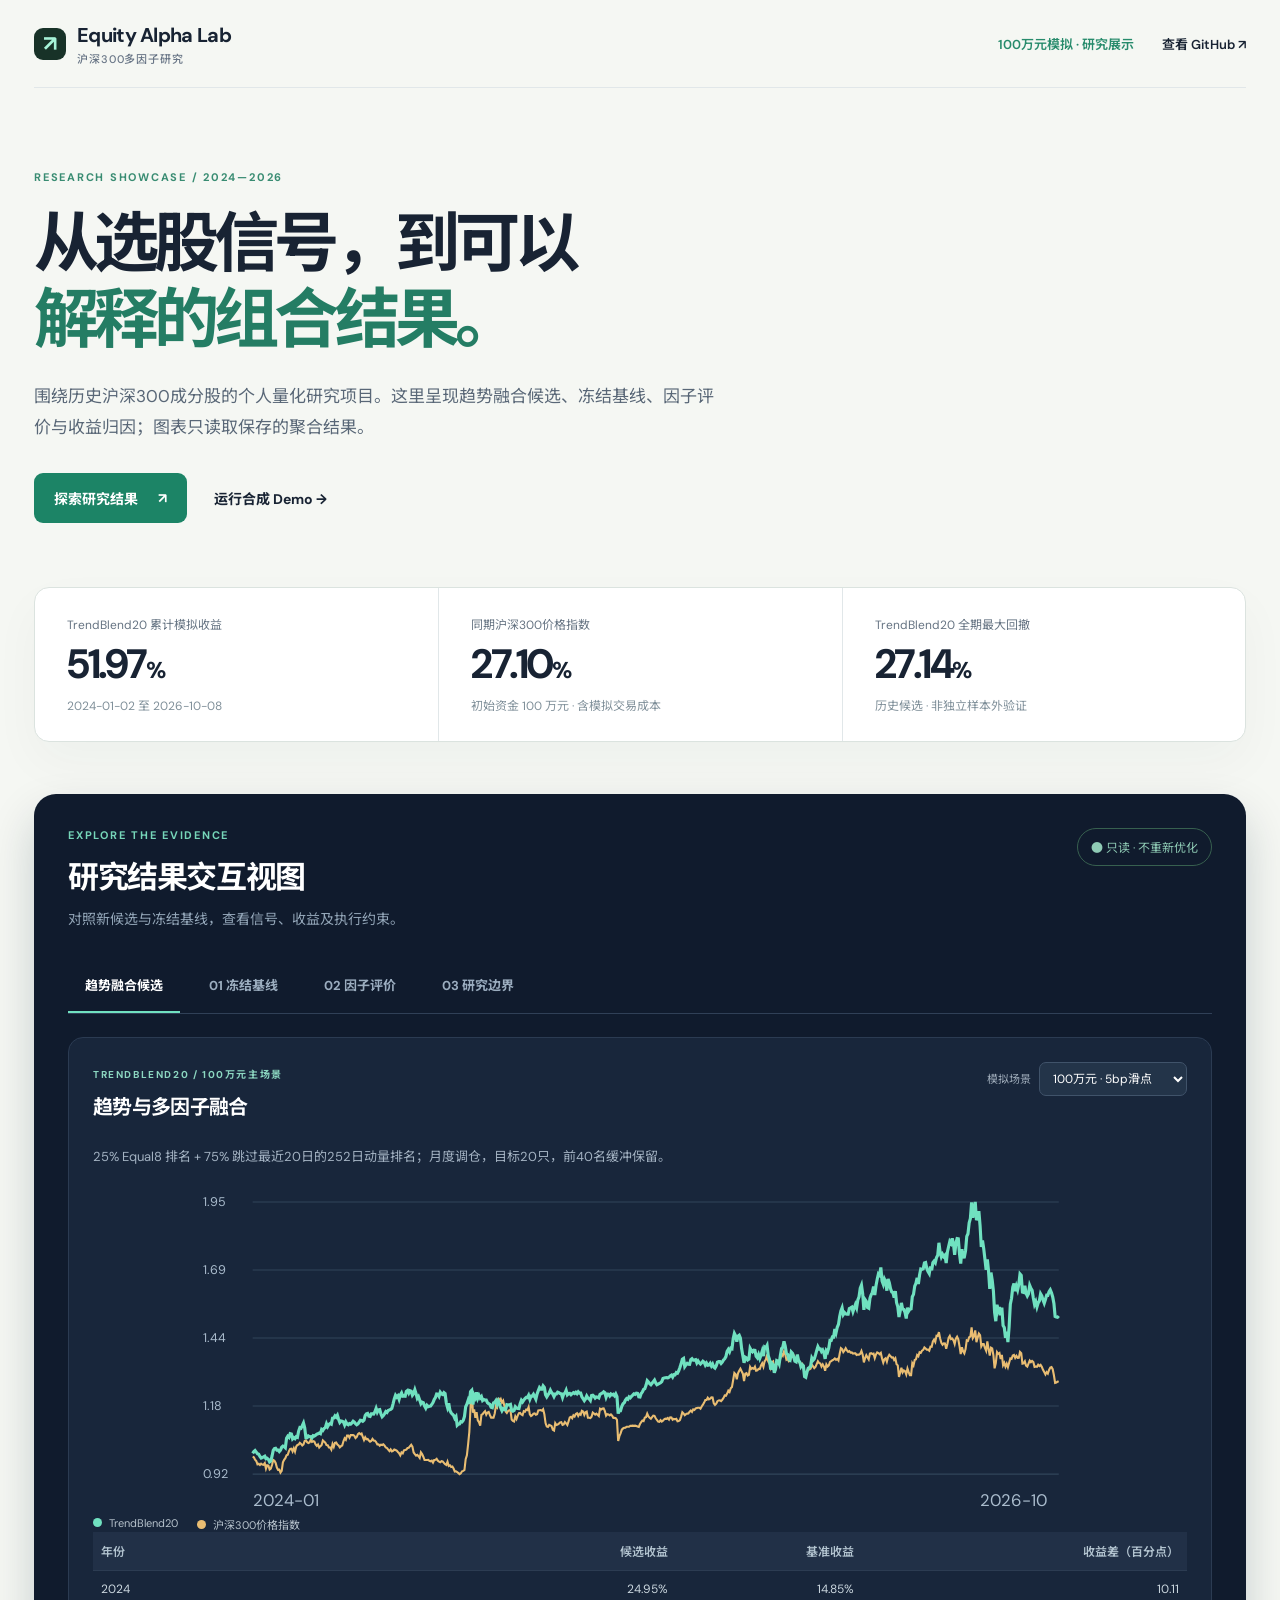
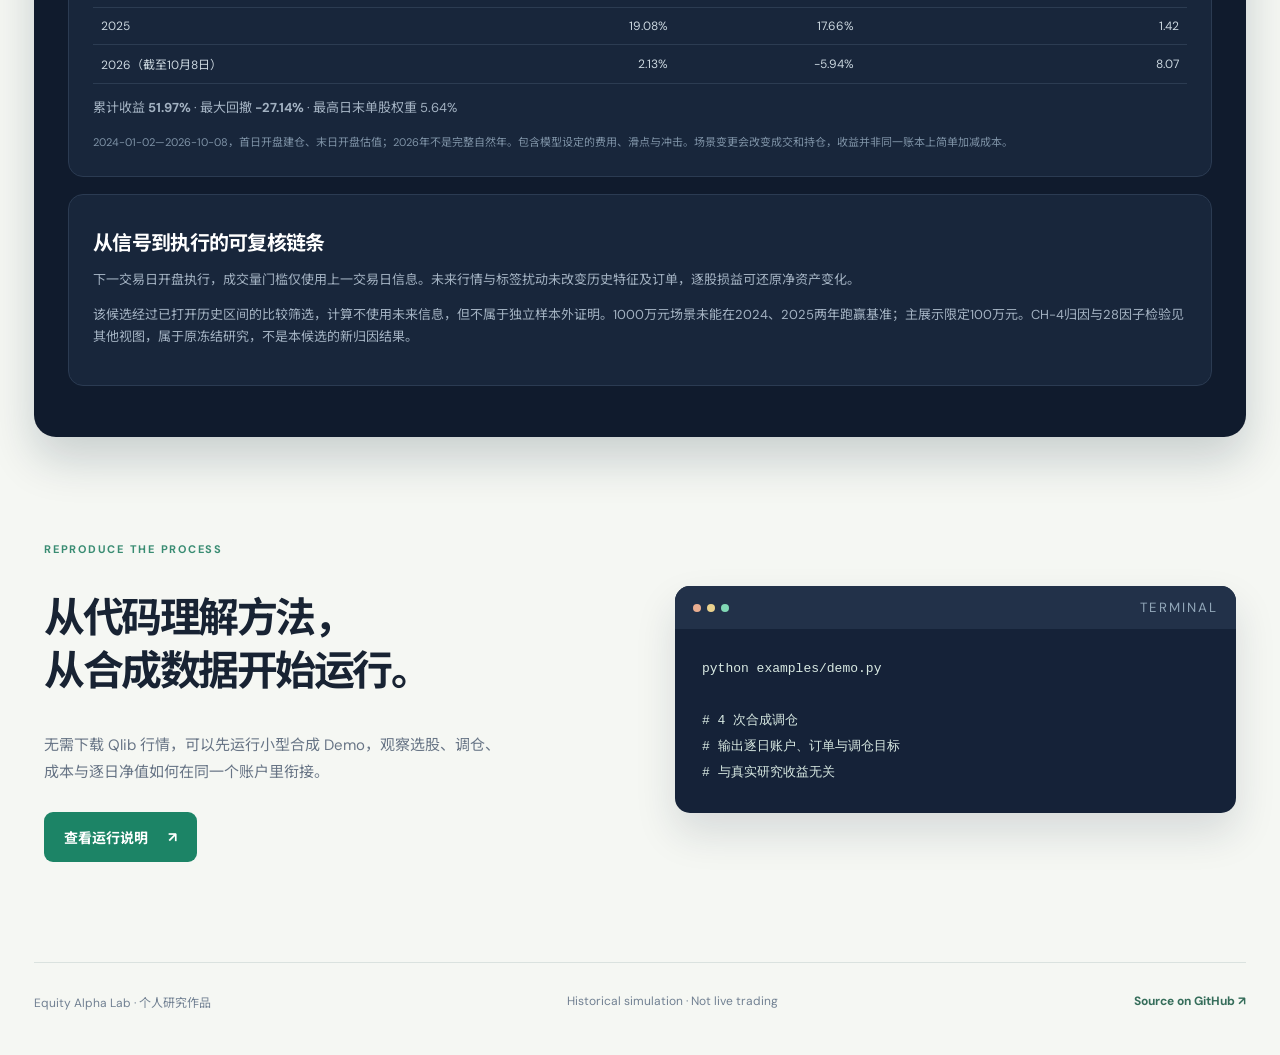
<file: showcase/index.html>
<!doctype html>
<html lang="zh-CN">
<head>
  <meta charset="utf-8"><meta name="viewport" content="width=device-width, initial-scale=1">
  <meta name="description" content="沪深300多因子选股、模拟执行与收益归因的交互式研究展示。">
  <title>Equity Alpha Lab · 研究展示</title>
  <link rel="stylesheet" href="styles.css"><script src="app.js" defer></script>
</head>
<body>
<div class="page-shell">
  <header class="site-header">
    <a class="brand" href="./" aria-label="Equity Alpha Lab 首页"><span class="brand-mark">↗</span><span>Equity Alpha Lab<small>沪深300多因子研究</small></span></a>
    <div class="header-actions"><span class="status-dot">100万元模拟 · 研究展示</span><a href="https://github.com/ryanmin188/equity-alpha-lab">查看 GitHub ↗</a></div>
  </header>
  <main>
    <section class="intro"><div class="eyebrow">RESEARCH SHOWCASE / 2024—2026</div>
      <h1>从选股信号，到可以<br><em>解释的组合结果。</em></h1>
      <p>围绕历史沪深300成分股的个人量化研究项目。这里呈现趋势融合候选、冻结基线、因子评价与收益归因；图表只读取保存的聚合结果。</p>
      <div class="intro-actions"><a class="primary-link" href="#explorer">探索研究结果 <span>↗</span></a><a class="text-link" href="https://github.com/ryanmin188/equity-alpha-lab/tree/main/examples">运行合成 Demo →</a></div>
    </section>
    <section class="metric-strip" aria-label="研究关键指标">
      <article><span>TrendBlend20 累计模拟收益</span><strong>51.97<small>%</small></strong><span>2024-01-02 至 2026-10-08</span></article>
      <article><span>同期沪深300价格指数</span><strong>27.10<small>%</small></strong><span>初始资金 100 万元 · 含模拟交易成本</span></article>
      <article><span>TrendBlend20 全期最大回撤</span><strong>27.14<small>%</small></strong><span>历史候选 · 非独立样本外验证</span></article>
    </section>
    <section class="explorer" id="explorer" aria-labelledby="explorer-title">
      <div class="explorer-top"><div><div class="eyebrow light">EXPLORE THE EVIDENCE</div><h2 id="explorer-title">研究结果交互视图</h2><p>对照新候选与冻结基线，查看信号、收益及执行约束。</p></div><span class="readonly">● 只读 · 不重新优化</span></div>
      <div class="tabs" role="tablist" aria-label="研究视角"><button class="tab active" role="tab" aria-selected="true" aria-controls="candidate-panel" id="candidate-tab" data-tab="candidate">趋势融合候选</button>
        <button class="tab" role="tab" aria-selected="false" aria-controls="portfolio-panel" id="portfolio-tab" data-tab="portfolio">01 冻结基线</button>
        <button class="tab" role="tab" aria-selected="false" aria-controls="factor-panel" id="factor-tab" data-tab="factor">02 因子评价</button>
        <button class="tab" role="tab" aria-selected="false" aria-controls="integrity-panel" id="integrity-tab" data-tab="integrity">03 研究边界</button>
      </div>
      <div class="panel" id="candidate-panel" role="tabpanel" aria-labelledby="candidate-tab">
<article class="card"><div class="card-heading"><div><span class="overline">TRENDBLEND20 / 100万元主场景</span><h3>趋势与多因子融合</h3></div><label>模拟场景 <select id="candidate-scenario"><option value="base">100万元 · 5bp滑点</option><option value="slip15">100万元 · 15bp滑点</option><option value="capital10m">1000万元 · 容量诊断</option></select></label></div>
<p>25% Equal8 排名 + 75% 跳过最近20日的252日动量排名；月度调仓，目标20只，前40名缓冲保留。</p><div id="candidate-chart" class="chart-wrap"></div><div class="chart-legend"><span><i class="swatch teal"></i>TrendBlend20</span><span><i class="swatch gold"></i>沪深300价格指数</span></div><div id="candidate-results"></div>
<p class="chart-note">2024-01-02—2026-10-08，首日开盘建仓、末日开盘估值；2026年不是完整自然年。包含模型设定的费用、滑点与冲击。场景变更会改变成交和持仓，收益并非同一账本上简单加减成本。</p></article>
<article class="card"><h3>从信号到执行的可复核链条</h3><p>下一交易日开盘执行，成交量门槛仅使用上一交易日信息。未来行情与标签扰动未改变历史特征及订单，逐股损益可还原净资产变化。</p><p>该候选经过已打开历史区间的比较筛选，计算不使用未来信息，但不属于独立样本外证明。1000万元场景未能在2024、2025两年跑赢基准；主展示限定100万元。CH-4归因与28因子检验见其他视图，属于原冻结研究，不是本候选的新归因结果。</p></article></div>
<div class="panel" id="portfolio-panel" hidden role="tabpanel" aria-labelledby="portfolio-tab">
        <div class="panel-grid">
          <article class="card chart-card"><div class="card-heading"><div><span class="overline">PORTFOLIO EXPLORER</span><h3>账户路径</h3></div><div class="segmented"><button data-chart="wealth" class="selected">累计净值</button><button data-chart="drawdown">回撤</button></div></div><div id="portfolio-chart" class="chart-wrap" aria-live="polite">正在加载已保存的研究数据…</div><div class="chart-legend"><span><i class="swatch teal"></i>Equal8 + Buffer30/60</span><span><i class="swatch gold"></i>沪深300价格指数</span></div><p class="chart-note">首日含开盘建仓至收盘；末日为开盘估值。净值以首个交易日开盘前资金为 1。</p></article>
          <article class="card compact-card"><span class="overline">WHAT CHANGED BY YEAR</span><h3>年度相对财富贡献</h3><p>2024 年建立优势，2025 年在上涨市场中回吐。以下为逐日链接后的对数贡献，并非行业配置归因。</p><div id="year-bars" class="year-bars"></div><div class="small-divider"></div><div class="inline-stat"><span>曾持有证券</span><strong>126 只</strong></div><div class="inline-stat"><span>模拟订单事件</span><strong>1,475 条</strong></div><div class="inline-stat"><span>逐股核对残差</span><strong>&lt; 0.00001 元</strong></div></article>
        </div>
        <article class="card drivers-card"><div class="card-heading"><div><span class="overline">SECURITY CONTRIBUTIONS</span><h3>主要证券损益贡献</h3></div><div class="control-pair"><label>年份 <select id="driver-year"><option>2024</option><option>2025</option></select></label><label>方向 <select id="driver-direction"><option value="gainer">盈利</option><option value="detractor">亏损</option></select></label></div></div><p class="subtle">仅展示已发布的年度前十名聚合净损益；不公开逐笔交易或完整持仓账。</p><div id="drivers-list" class="drivers-list"></div></article>
      </div>
      <div class="panel" id="factor-panel" role="tabpanel" aria-labelledby="factor-tab" hidden>
        <div class="factor-banner"><div><span class="overline">28 FROZEN TECHNICAL FEATURES</span><h3>因子研究，不等于交易收益</h3><p>月度 Rank IC、未年化 ICIR、下一持有期开盘至开盘分组股票收益；最终期均为打开后评价。</p></div><div class="factor-callout"><strong>0 / 28</strong><span>最终期通过 5% FDR</span></div></div>
        <div class="panel-grid factor-grid"><article class="card"><div class="card-heading"><div><span class="overline">FACTOR EXPLORER</span><h3>逐因子查看</h3></div><label>因子 <select id="factor-select"></select></label></div><div id="factor-metrics" class="factor-metrics"></div><div id="factor-spread" class="spread-chart"></div><p class="chart-note">高分组－低分组为股票等权平均原收益差，未扣交易成本，不是可交易多空净收益。</p></article><article class="card"><span class="overline">CROSS-SECTIONAL DEPENDENCE</span><h3>因子相关热力图</h3><p class="subtle">跨月平均绝对 Spearman 相关。点击方格查看因子对；相关不触发自动删除。</p><div id="corr-heatmap" class="heatmap" role="group" aria-label="28项因子平均绝对相关热力图"></div><p id="corr-detail" class="corr-detail">请选择方格查看对应因子对。</p></article></div>
        <article class="card"><span class="overline">FULL FACTOR LIST</span><h3>28项因子横截面结果</h3><div class="table-scroll"><table id="factor-table"><thead><tr><th>因子</th><th>月均 Rank IC</th><th>ICIR</th><th>HAC p</th><th>BH q</th><th>有效月</th></tr></thead><tbody></tbody></table></div></article>
      </div>
      <div class="panel" id="integrity-panel" role="tabpanel" aria-labelledby="integrity-tab" hidden>
        <div class="panel-grid"><article class="card"><span class="overline">RESEARCH DESIGN</span><h3>先选择，再冻结，再解释</h3><div class="timeline"><div><b>开发</b><span>2020 年及以前</span><p>构建量价特征、比较候选与执行规则。</p></div><div><b>验证</b><span>2021—2023</span><p>按预先规则选择 Equal8 + Buffer30/60。</p></div><div><b>冻结观察</b><span>2024—2026</span><p>执行固定组合；后续因子分析只作事后解释。</p></div></div><a class="inline-link" href="https://github.com/ryanmin188/equity-alpha-lab/commit/3a8663e50bb69dca774f9feff837bf70f46aa551">查看策略冻结记录 ↗</a></article><article class="card"><span class="overline">SAME-SAMPLE RISK REGRESSION</span><h3>风险模型如何改变解释？</h3><p class="subtle">2024—2025 年相同的 484 个标准日区间。</p><div id="regression-cards" class="regression-cards"></div><p class="chart-note">回归截距是模型未解释项；R² 上升不等于因果分解，也不证明未来收益。</p></article></div>
        <article class="card"><div class="card-heading"><div><span class="overline">EXECUTION SENSITIVITY</span><h3>成交假设敏感性</h3></div><label>初始资金 <select id="capital-select"><option value="1000000">100 万元</option><option value="10000000">1,000 万元</option></select></label></div><div id="stress-bars" class="stress-bars"></div><p class="chart-note">这仍是日线近似撮合，滑点和容量为模型假设。价格指数未包含股息；没有实盘或券商模拟盘结果。</p></article>
        <div class="boundary-grid"><div><strong>已核对</strong><span>逐股模拟损益与账户净资产增量对齐；CH-4 同样本比较。</span></div><div><strong>有数据边界</strong><span>真实行业/市值中性化、全收益基准及完整独立股息现金账尚无合格输入。</span></div><div><strong>未来才可检验</strong><span>2024—2026 年已被查看，新的预测有效性要依赖后续预先登记的时间样本。</span></div></div>
      </div>
    </section>
    <section class="method-section"><div><span class="eyebrow">REPRODUCE THE PROCESS</span><h2>从代码理解方法，<br>从合成数据开始运行。</h2><p>无需下载 Qlib 行情，可以先运行小型合成 Demo，观察选股、调仓、成本与逐日净值如何在同一个账户里衔接。</p><a class="primary-link" href="https://github.com/ryanmin188/equity-alpha-lab/blob/main/examples/README.md">查看运行说明 <span>↗</span></a></div><div class="code-card"><div class="code-head"><i></i><i></i><i></i><small>TERMINAL</small></div><pre><code>python examples/demo.py

# 4 次合成调仓
# 输出逐日账户、订单与调仓目标
# 与真实研究收益无关</code></pre></div></section>
  </main>
  <footer><span>Equity Alpha Lab · 个人研究作品</span><span>Historical simulation · Not live trading</span><a href="https://github.com/ryanmin188/equity-alpha-lab">Source on GitHub ↗</a></footer>
</div>
</body>
</html>
</file>
<file: showcase/styles.css>
@import url('https://fonts.googleapis.com/css2?family=DM+Sans:wght@400;500;600;700&family=Noto+Sans+SC:wght@400;500;600;700&display=swap');
:root{--ink:#182333;--muted:#687586;--line:#e1e7e9;--cream:#f5f7f3;--navy:#101b2d;--card:#18263b;--cardline:#2b3b52;--teal:#70e1c0;--gold:#e9bd72}
*{box-sizing:border-box}html{scroll-behavior:smooth}body{margin:0;background:var(--cream);color:var(--ink);font-family:'DM Sans','Noto Sans SC',sans-serif}button,select{font:inherit}button{cursor:pointer}a{color:inherit;text-decoration:none}.page-shell{max-width:1300px;margin:auto;padding:0 34px}.site-header{height:88px;display:flex;align-items:center;justify-content:space-between;border-bottom:1px solid var(--line)}.brand{display:flex;align-items:center;gap:11px;font-weight:700;font-size:20px;letter-spacing:-.035em}.brand small{display:block;color:var(--muted);font-size:11px;font-weight:500;letter-spacing:.08em;margin-top:2px}.brand-mark{background:#183228;color:#a7f3d8;width:32px;height:32px;border-radius:9px;display:grid;place-items:center;font-size:22px}.header-actions{display:flex;align-items:center;gap:28px;font-size:13px;font-weight:600}.status-dot{color:#278b6c}.header-actions a:hover,.text-link:hover,.inline-link:hover{color:#2c9878}.intro{padding:82px 0 64px;max-width:800px}.eyebrow,.overline{font-size:11px;font-weight:700;letter-spacing:.16em;color:#398c72}.intro h1{font-size:clamp(44px,5.1vw,74px);letter-spacing:-.075em;line-height:1.17;margin:22px 0}.intro h1 em{font-style:normal;color:#247d64}.intro p{font-size:17px;line-height:1.85;color:#596777;max-width:690px}.intro-actions{display:flex;gap:27px;align-items:center;margin-top:29px}.primary-link{background:#1c8466;color:white;padding:15px 20px;border-radius:9px;font-weight:700;font-size:14px;display:inline-flex;gap:20px;align-items:center;transition:transform .2s,background .2s}.primary-link:hover{transform:translateY(-2px);background:#136e54}.text-link{font-size:14px;font-weight:700}.metric-strip{display:grid;grid-template-columns:repeat(3,1fr);border:1px solid #dbe3df;border-radius:15px;background:white;margin-bottom:52px;box-shadow:0 20px 50px #173a2c09}.metric-strip article{padding:27px 32px;display:flex;flex-direction:column;gap:11px}.metric-strip article+article{border-left:1px solid var(--line)}.metric-strip article span:first-child{font-size:12px;color:#667483}.metric-strip strong{font-size:41px;letter-spacing:-.06em;line-height:1}.metric-strip strong small{font-size:23px;letter-spacing:0}.metric-strip article span:last-child{font-size:12px;color:#80909a}.explorer{background:var(--navy);border-radius:22px;color:white;padding:34px;box-shadow:0 22px 46px #0d233730}.explorer-top{display:flex;justify-content:space-between;align-items:flex-start;gap:20px}.eyebrow.light{color:#76d6b9}.explorer h2{font-size:31px;letter-spacing:-.045em;margin:10px 0}.explorer-top p{color:#94a7b9;font-size:14px;margin:0}.readonly{color:#8fcbb5;font-size:12px;border:1px solid #37604f;padding:9px 13px;border-radius:40px;white-space:nowrap}.tabs{border-bottom:1px solid #304057;display:flex;gap:12px;margin-top:34px;overflow-x:auto}.tab{color:#9badbf;border:0;border-bottom:2px solid transparent;padding:13px 17px 17px;background:none;white-space:nowrap;font-size:13px;font-weight:700}.tab:hover,.tab.active{color:white}.tab.active{border-color:var(--teal)}.panel{padding-top:23px}.panel[hidden]{display:none}.panel-grid{display:grid;grid-template-columns:1.65fr 1fr;gap:17px}.card{border:1px solid var(--cardline);background:var(--card);padding:24px;border-radius:15px;margin-bottom:17px;min-width:0}.card h3,.factor-banner h3{font-size:20px;letter-spacing:-.035em;margin:8px 0 13px}.card p{color:#a3b2c2;font-size:13px;line-height:1.7}.overline{color:#8cd7c1;font-size:10px}.card-heading{display:flex;justify-content:space-between;align-items:flex-start;gap:15px}.segmented{display:flex;padding:3px;border-radius:7px;background:#26364c;gap:3px}.segmented button{border:0;border-radius:5px;padding:7px 10px;background:none;color:#a8b9c9;white-space:nowrap;font-size:12px}.segmented button.selected{background:#426051;color:white}.chart-wrap{height:335px;position:relative}.chart-wrap svg{width:100%;height:100%;overflow:visible}.chart-legend{display:flex;gap:19px;font-size:11px;color:#b6c2cc}.swatch{display:inline-block;width:9px;height:9px;border-radius:50%;margin-right:7px}.swatch.teal{background:var(--teal)}.swatch.gold{background:var(--gold)}.chart-note{font-size:11px!important;color:#7e92a6!important;margin:14px 0 0}.chart-tooltip{position:absolute;pointer-events:none;background:#f5faf7;color:#162e2c;padding:8px 11px;border-radius:8px;font-size:11px;box-shadow:0 7px 25px #0006;z-index:5;transform:translate(-50%,-120%);white-space:nowrap}.compact-card p{margin-bottom:23px}.year-bars{display:grid;gap:13px}.year-row{display:grid;grid-template-columns:42px 1fr 65px;gap:9px;align-items:center;color:#c5d0d9;font-size:12px}.year-track{height:8px;background:#314054;border-radius:20px;overflow:hidden}.year-fill{height:100%;border-radius:20px;background:var(--teal)}.year-fill.negative{background:#e4aa83}.small-divider{height:1px;background:var(--cardline);margin:27px 0 13px}.inline-stat{display:flex;justify-content:space-between;gap:12px;padding:9px 0;color:#9facba;font-size:12px}.inline-stat strong{color:#e7f4eb}.control-pair{display:flex;gap:9px}.card label{font-size:11px;color:#9facba;white-space:nowrap}.card select{border:1px solid #40536a;border-radius:7px;background:#233449;color:white;padding:7px 9px;margin-left:5px;font-size:12px}.drivers-list{display:grid;grid-template-columns:repeat(2,1fr);gap:5px 25px}.driver{display:grid;grid-template-columns:25px 1fr auto;gap:8px;align-items:center;border-bottom:1px solid #293950;padding:9px 0;font-size:12px}.driver span:first-child{color:#6c839b}.driver b{font-weight:600}.driver strong{color:var(--teal)}.driver strong.negative{color:#e8aa91}.factor-banner{border:1px solid #315544;border-radius:13px;background:linear-gradient(110deg,#1c3d38,#1a2c3f);padding:23px;display:flex;justify-content:space-between;gap:15px;margin-bottom:17px}.factor-banner p{font-size:12px;color:#b4c8cb;line-height:1.65;margin:0}.factor-callout{min-width:130px;display:flex;flex-direction:column;align-items:end;justify-content:center}.factor-callout strong{font-size:30px;color:var(--teal)}.factor-callout span{font-size:11px;color:#bed3ca}.factor-grid{grid-template-columns:1fr 1fr}.factor-metrics{display:grid;grid-template-columns:repeat(3,1fr);gap:9px;margin:21px 0}.factor-metrics div{padding:13px;background:#21334a;border-radius:8px}.factor-metrics span{display:block;font-size:10px;color:#95a9b9}.factor-metrics strong{display:block;margin-top:7px;font-size:19px}.spread-row{display:grid;grid-template-columns:72px 1fr 67px;gap:11px;align-items:center;margin:13px 0;font-size:12px}.spread-track{height:10px;background:#304054;border-radius:10px;overflow:hidden}.spread-fill{height:100%;background:#7cdcbc;border-radius:10px}.spread-fill.negative{background:#e6a47f}.heatmap{display:grid;grid-template-columns:repeat(28,1fr);gap:2px;margin-top:20px;max-width:425px}.heatmap button{border:0;aspect-ratio:1;border-radius:2px;min-width:0;padding:0}.heatmap button:focus-visible{outline:2px solid white}.corr-detail{min-height:28px}.table-scroll{overflow:auto;max-height:390px}table{width:100%;border-collapse:collapse;font-size:12px;text-align:right}th,td{padding:10px 8px;border-bottom:1px solid #2c3c52;white-space:nowrap}th:first-child,td:first-child{text-align:left}th{position:sticky;top:0;background:#213047;color:#b3c4d0;font-weight:600}td{color:#cbd7df}tr:hover td{background:#23384c}.timeline{margin:20px 0 22px;display:grid;gap:12px}.timeline div{border-left:2px solid #4b9f82;padding-left:14px}.timeline b{font-size:14px}.timeline span{font-size:11px;color:#a2b4c4;margin-left:10px}.timeline p{margin:5px 0}.inline-link{color:#93e4c8;font-size:12px;font-weight:700}.regression-cards{display:grid;grid-template-columns:1fr 1fr;gap:10px;margin-top:20px}.regression-cards div{background:#22344a;border-radius:8px;padding:16px}.regression-cards span{font-size:12px;color:#adbfc9}.regression-cards strong{display:block;font-size:29px;margin:9px 0}.regression-cards small{color:#9eafc1}.stress-bars{display:grid;gap:13px;max-width:780px;margin-top:20px}.stress-row{display:grid;grid-template-columns:95px 1fr 60px;align-items:center;gap:12px;font-size:12px;color:#bcc9d2}.stress-track{height:13px;background:#2b3d53;border-radius:20px;overflow:hidden}.stress-fill{height:100%;background:linear-gradient(90deg,#397f75,#79dcc0);border-radius:20px}.boundary-grid{display:grid;grid-template-columns:repeat(3,1fr);gap:17px}.boundary-grid div{padding:18px;border:1px solid #345148;border-radius:10px;background:#1b3037}.boundary-grid strong{display:block;color:#9de6ce;font-size:13px;margin-bottom:9px}.boundary-grid span{font-size:12px;color:#aabec1;line-height:1.65}.method-section{padding:100px 10px;display:grid;grid-template-columns:1fr 1fr;gap:70px;align-items:center}.method-section h2{font-size:clamp(29px,3.2vw,47px);line-height:1.3;letter-spacing:-.06em}.method-section p{color:#687586;font-size:15px;line-height:1.8;max-width:460px;margin-bottom:26px}.code-card{background:#152238;color:#d8e9e2;border-radius:15px;box-shadow:0 20px 40px #16273b22;overflow:hidden}.code-head{display:flex;align-items:center;gap:6px;padding:13px 18px;background:#223149}.code-head i{width:8px;height:8px;border-radius:50%;background:#7f91a1}.code-head i:first-child{background:#e9ad90}.code-head i:nth-child(2){background:#e9d18d}.code-head i:nth-child(3){background:#81d8b5}.code-head small{margin-left:auto;color:#91a6b8;letter-spacing:.15em}.code-card pre{margin:0;padding:27px;overflow:auto;font-size:13px;line-height:2;font-family:Consolas,monospace}footer{border-top:1px solid #dae2df;padding:30px 0 44px;display:flex;justify-content:space-between;gap:15px;font-size:12px;color:#718092}footer a{font-weight:700;color:#356d5a}
@media(max-width:850px){.page-shell{padding:0 18px}.site-header{height:72px}.header-actions .status-dot{display:none}.intro{padding:55px 0 42px}.metric-strip article{padding:20px}.metric-strip strong{font-size:30px}.explorer{padding:22px}.panel-grid,.factor-grid,.method-section{grid-template-columns:1fr}.method-section{gap:25px;padding:66px 0}.boundary-grid{grid-template-columns:1fr}.drivers-list{grid-template-columns:1fr}.chart-wrap{height:285px}}
@media(max-width:560px){.brand{font-size:16px}.brand small{font-size:9px}.header-actions{font-size:11px}.intro h1{font-size:39px}.intro p{font-size:14px}.intro-actions{flex-wrap:wrap}.metric-strip{grid-template-columns:1fr}.metric-strip article+article{border-left:0;border-top:1px solid var(--line)}.metric-strip article{gap:6px}.metric-strip strong{font-size:31px}.explorer-top{display:block}.readonly{display:inline-block;margin-top:16px}.card{padding:16px}.card-heading{flex-wrap:wrap}.chart-wrap{height:240px}.factor-banner{display:block}.factor-callout{align-items:start;margin-top:13px}.factor-metrics{grid-template-columns:repeat(2,1fr)}.regression-cards{grid-template-columns:1fr}.control-pair{flex-wrap:wrap}footer{flex-direction:column}}
</file>
